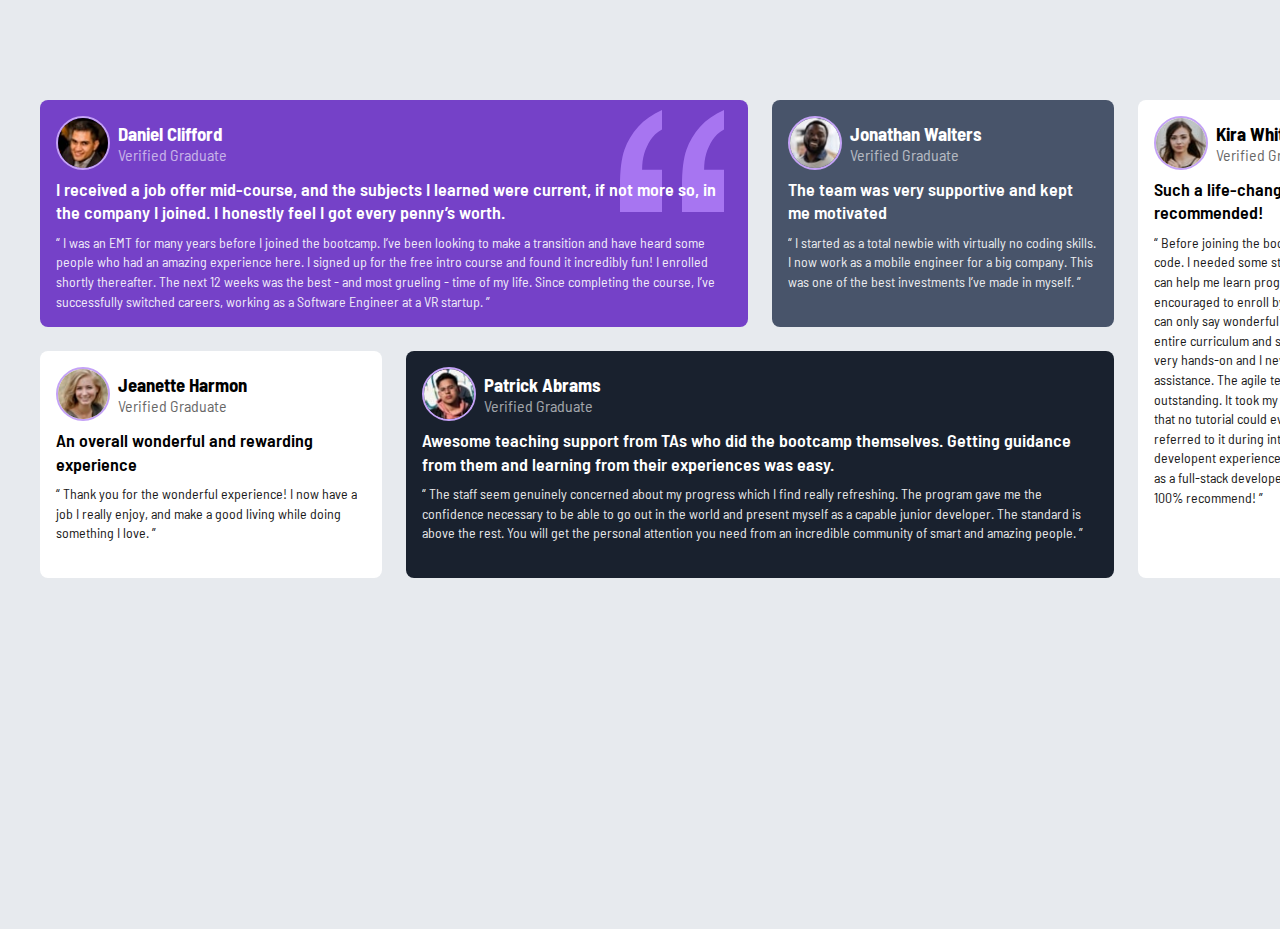
<file: index.html>
<!DOCTYPE html>
<html lang="en">

<head>
    <meta charset="UTF-8">
    <meta name="viewport" content="width=device-width, initial-scale=1.0">
    <title>CSS Grid layout practice</title>
    <link rel="stylesheet" href="style.css">
</head>

<body>
    <div class="testimonials">
        <div class="card bg--purple">
            <div class="header">
                <img src="./images/image-daniel.jpg" alt="">
                <div class="header--text">
                    <h3>Daniel Clifford</h3>
                    <p>Verified Graduate</p>
                </div>
            </div>
            <p class="text-main">
            I received a job offer mid-course, and the subjects I learned were current, if not more so,
                in the company I joined. I honestly feel I got every penny’s worth.
            </p>
            <p class="text-quote">
                “ I was an EMT for many years before I joined the bootcamp. I’ve been looking to make a
                transition and have heard some people who had an amazing experience here. I signed up
                for the free intro course and found it incredibly fun! I enrolled shortly thereafter.
                The next 12 weeks was the best - and most grueling - time of my life. Since completing
                the course, I’ve successfully switched careers, working as a Software Engineer at a VR startup. ”
            </p>
        </div>
        <div class="card bg--green-blue">
            <div class="header">
                <img src="./images/image-jonathan.jpg" alt="">
                <div class="header--text">
                    <h3>Jonathan Walters</h3>
                    <p>Verified Graduate</p>
                </div>
            </div>
            <p class="text-main">
            The team was very supportive and kept me motivated
            </p>
            <p class="text-quote">
                “ I started as a total newbie with virtually no coding skills. I now work as a mobile engineer
                for a big company. This was one of the best investments I’ve made in myself. ”
            </p>
        </div>
        
        <div class="card">
            <div class="header">
                <img src="./images/image-kira.jpg" alt="">
                <div class="header--text">
                    <h3>Kira Whittle</h3>
                    <p>Verified Graduate</p>
                </div>
            </div>
            <p class="text-main">
                Such a life-changing experience. Highly recommended!
            </p>
            <p class="text-quote">
                “ Before joining the bootcamp, I’ve never written a line of code. I needed some structure from
                professionals who can help me learn programming step by step. I was encouraged to enroll by a former
                student of theirs who can only say wonderful things about the program. The entire curriculum and staff
                did not disappoint. They were very hands-on and I never had to wait long for assistance. The agile team
                project, in particular, was outstanding. It took my learning to the next level in a way that no tutorial
                could ever have. In fact, I’ve often referred to it during interviews as an example of my developent
                experience. It certainly helped me land a job as a full-stack developer after receiving multiple offers.
                100% recommend! ”
            </p>
        </div>
        <div class="card" >
            <div class="header">
                <img src="./images/image-jeanette.jpg" alt="">
                <div class="header--text">
                    <h3>Jeanette Harmon</h3>
                    <p>Verified Graduate</p>
                </div>
            </div>
            <p class="text-main">
            An overall wonderful and rewarding experience
            </p>
            <p class="text-quote">
                “ Thank you for the wonderful experience! I now have a job I really enjoy, and make a good living
                while doing something I love. ”
            </p>
        </div>
        <div class="card bg--black-blue">
            <div class="header">
                <img src="./images/image-patrick.jpg" alt="">
                <div class="header--text">
                    <h3>Patrick Abrams</h3>
                    <p>Verified Graduate</p>
                </div>
            </div>
            <p class="text-main">
                Awesome teaching support from TAs who did the bootcamp themselves. Getting guidance from them and
                learning from their experiences was easy.
            </p>
            <p class="text-quote">
                “ The staff seem genuinely concerned about my progress which I find really refreshing. The program
                gave me the confidence necessary to be able to go out in the world and present myself as a capable
                junior developer. The standard is above the rest. You will get the personal attention you need from
                an incredible community of smart and amazing people. ”
            </p>
        </div>
        
    </div>
</body>

</html>
</file>
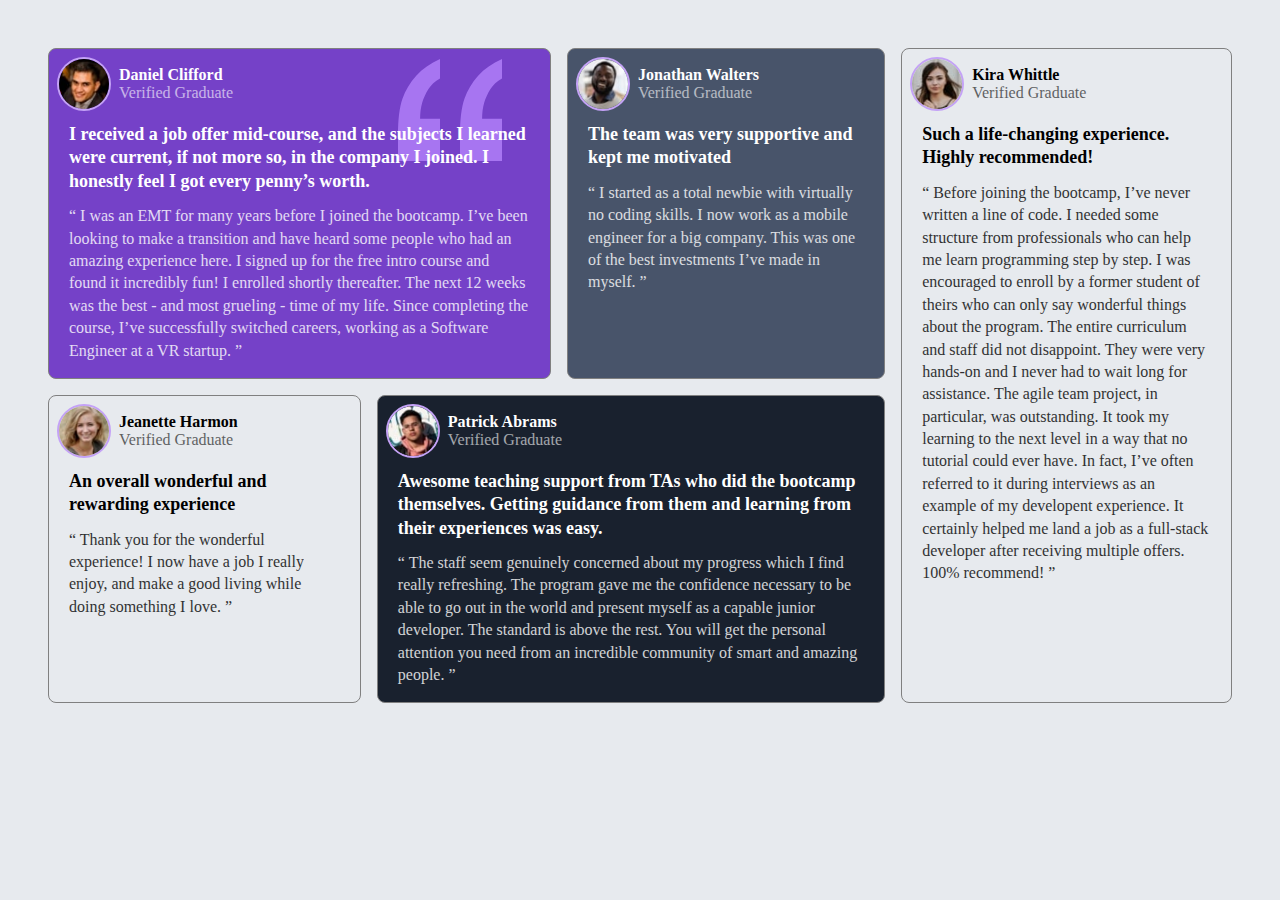
<file: grid-area/grid_area.html>
<!DOCTYPE html>
<html lang="en">

<head>
    <meta charset="UTF-8">
    <meta name="viewport" content="width=device-width, initial-scale=1.0">
    <title>CSS Grid layout practice</title>
    <link rel="stylesheet" href="grid_style.css">
</head>

<body>
    <div class="testimonials">
        <div class="card bg--purple card-1">
            <div class="header">
                <img src="../images/image-daniel.jpg" alt="">
                <div class="header--text">
                    <h3>Daniel Clifford</h3>
                    <p>Verified Graduate</p>
                </div>
            </div>
            <p class="text-main">
            I received a job offer mid-course, and the subjects I learned were current, if not more so,
                in the company I joined. I honestly feel I got every penny’s worth.
            </p>
            <p class="text-quote">
                “ I was an EMT for many years before I joined the bootcamp. I’ve been looking to make a
                transition and have heard some people who had an amazing experience here. I signed up
                for the free intro course and found it incredibly fun! I enrolled shortly thereafter.
                The next 12 weeks was the best - and most grueling - time of my life. Since completing
                the course, I’ve successfully switched careers, working as a Software Engineer at a VR startup. ”
            </p>
        </div>
        <div class="card bg--green-blue card-2">
            <div class="header">
                <img src="../images/image-jonathan.jpg" alt="">
                <div class="header--text">
                    <h3>Jonathan Walters</h3>
                    <p>Verified Graduate</p>
                </div>
            </div>
            <p class="text-main">
            The team was very supportive and kept me motivated
            </p>
            <p class="text-quote">
                “ I started as a total newbie with virtually no coding skills. I now work as a mobile engineer
                for a big company. This was one of the best investments I’ve made in myself. ”
            </p>
        </div>
        
        <div class="card card-3">
            <div class="header">
                <img src="../images/image-kira.jpg" alt="">
                <div class="header--text">
                    <h3>Kira Whittle</h3>
                    <p>Verified Graduate</p>
                </div>
            </div>
            <p class="text-main">
                Such a life-changing experience. Highly recommended!
            </p>
            <p class="text-quote">
                “ Before joining the bootcamp, I’ve never written a line of code. I needed some structure from
                professionals who can help me learn programming step by step. I was encouraged to enroll by a former
                student of theirs who can only say wonderful things about the program. The entire curriculum and staff
                did not disappoint. They were very hands-on and I never had to wait long for assistance. The agile team
                project, in particular, was outstanding. It took my learning to the next level in a way that no tutorial
                could ever have. In fact, I’ve often referred to it during interviews as an example of my developent
                experience. It certainly helped me land a job as a full-stack developer after receiving multiple offers.
                100% recommend! ”
            </p>
        </div>
        <div class="card card-4" >
            <div class="header">
                <img src="../images/image-jeanette.jpg" alt="">
                <div class="header--text">
                    <h3>Jeanette Harmon</h3>
                    <p>Verified Graduate</p>
                </div>
            </div>
            <p class="text-main">
            An overall wonderful and rewarding experience
            </p>
            <p class="text-quote">
                “ Thank you for the wonderful experience! I now have a job I really enjoy, and make a good living
                while doing something I love. ”
            </p>
        </div>
        <div class="card bg--black-blue card-5">
            <div class="header">
                <img src="../images/image-patrick.jpg" alt="">
                <div class="header--text">
                    <h3>Patrick Abrams</h3>
                    <p>Verified Graduate</p>
                </div>
            </div>
            <p class="text-main">
                Awesome teaching support from TAs who did the bootcamp themselves. Getting guidance from them and
                learning from their experiences was easy.
            </p>
            <p class="text-quote">
                “ The staff seem genuinely concerned about my progress which I find really refreshing. The program
                gave me the confidence necessary to be able to go out in the world and present myself as a capable
                junior developer. The standard is above the rest. You will get the personal attention you need from
                an incredible community of smart and amazing people. ”
            </p>
        </div>
        
    </div>

</body>

</html>
</file>
<file: style.css>
@import url('https://fonts.googleapis.com/css2?family=Barlow+Semi+Condensed:ital,wght@0,100;0,200;0,300;0,400;0,500;0,600;0,700;0,800;0,900;1,100;1,200;1,300;1,400;1,500;1,600;1,700;1,800;1,900&family=Inter:ital,opsz,wght@0,14..32,100..900;1,14..32,100..900&family=Noto+Sans+Bengali:wght@100..900&family=Poppins:ital,wght@0,100;0,200;0,300;0,400;0,500;0,600;0,700;0,800;0,900;1,100;1,200;1,300;1,400;1,500;1,600;1,700;1,800;1,900&family=Source+Code+Pro:ital,wght@0,200..900;1,200..900&display=swap');


* {
    margin: 0;
    padding: 0;
}


body {
    font-family: "Barlow Semi Condensed";
    background-color: hsl(214, 17%, 92%);

}


.testimonials {
    width: 1440px;
    margin: 100px 40px;
    display: grid;
    grid-template-columns: repeat(4, 1fr);
    grid-template-rows: repeat(3, 1fr);
    gap: 24px;

}

.card:nth-of-type(1) {
    grid-column: 1 / 3;
}

.card:nth-of-type(5) {
    grid-column: 2 / 4;
}

.card:nth-of-type(3) {
    grid-column: 4 / 5;
    grid-row: 1 / 3;
}

.card {
    border-radius: 8px;
    background: #fff;
    padding: 16px;
}

.header {
    display: flex;
    align-items: center;
    padding-bottom: 8px;
}

.header img {
    height: 50px;
    width: 50px;
    border: 2px solid hsl(264, 82%, 80%);
    border-radius: 50%;
    margin-right: 8px;
}

.header p {
    opacity: 60%;
}


.text-main {
    font-size: 18px;
    font-weight: 600;
    line-height: 1.3;
    padding-bottom: 8px;
}

.text-quote {
    font-size: 14px;
    font-weight: 400;
    opacity: 90%;
    line-height: 1.4;
}

.bg--purple {
    background: hsl(263, 55%, 52%);
    background-image: url("./images/bg-pattern-quotation.svg");
    color: #fff;
    background-repeat: no-repeat;
    background-position: top 10px right 24px;
}

.bg--green-blue {
    background: hsl(219, 19%, 35%);
    color: #fff;

}


.bg--black-blue {
    background-color: hsl(217, 30%, 14%);
    color: white;
}
</file>
<file: grid-area/grid_style.css>
* {
    margin: 0;
    padding: 0;
}

body {
    font-family: 'Times New Roman', Times, serif;
    background-color: hsl(214, 17%, 92%);
}

.testimonials {
    display: grid;
    grid-template-areas: 
    'card-1 card-1 card-2 card-3'
    'card-4 card-5 card-5 card-3'
    ;
    gap: 16px;
    margin: 48px;
}

.card-1 {
    grid-area: card-1;
}

.card-2 {
    grid-area: card-2;
}

.card-3 {
    grid-area: card-3;
}

.card-4 {
    grid-area: card-4;
}

.card-5 {
    grid-area: card-5;
}

.card {
    border: 1px solid gray;
    border-radius: 8px;
    padding: 8px;
}

.header {
    display: flex;
    align-items: center;
}

.header img {
    height: 50px;
    width: 50px;
    border: 2px solid hsl(264, 82%, 80%);
    border-radius: 50%;
    margin-right: 8px;
}

.header h3 {
    font-size: 16px;
    font-weight: 600;
}

.header p {
    opacity: 60%;
}

.text-main {
    font-size: 18px;
    font-weight: 600;
    line-height: 1.3;
    padding: 12px;
}

.text-quote {
    font-size: 16px;
    font-weight: 500;
    line-height: 1.4;
    opacity: 80%;
    padding: 0 12px;
    margin-bottom: 8px;
}

.bg--purple {
    background: hsl(263, 55%, 52%);
    color: white;
    background-image: url("../images/bg-pattern-quotation.svg");
    background-repeat: no-repeat;
    background-position: top 10px right 48px;

}


.bg--green-blue {
    background: hsl(219, 19%, 35%);
    color: #fff;

}


.bg--black-blue {
    background-color: hsl(217, 30%, 14%);
    color: white;
}
</file>
